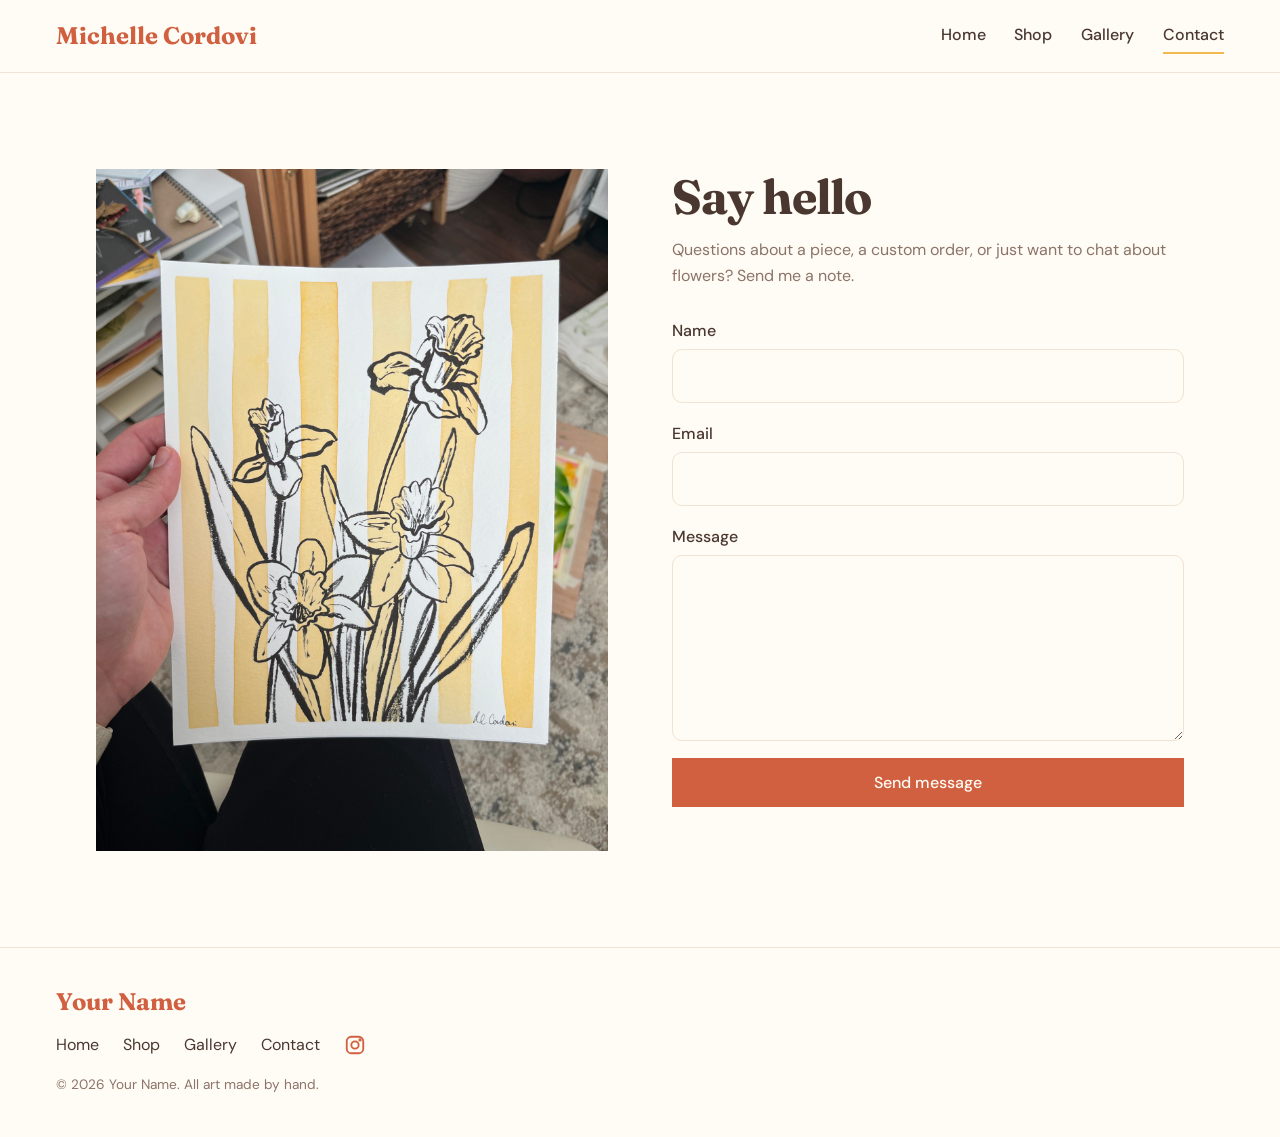
<file: contact.html>
<!DOCTYPE html>
<html lang="en">
<head>
  <meta charset="UTF-8">
  <meta name="viewport" content="width=device-width, initial-scale=1, viewport-fit=cover">
  <title>Contact · Your Name</title>
  <link rel="preconnect" href="https://fonts.googleapis.com">
  <link rel="preconnect" href="https://fonts.gstatic.com" crossorigin>
  <link href="https://fonts.googleapis.com/css2?family=DM+Sans:wght@400;500;700&family=Fraunces:opsz,wght@9..144,500;9..144,700&display=swap" rel="stylesheet">
  <link rel="stylesheet" href="style.css">
</head>
<body>

  <!-- NAVBAR (same on every page). Change "Your Name" to your name. -->
  <header class="site-header">
    <a class="logo" href="index.html">Michelle Cordovi</a>
    <button class="menu-toggle" aria-label="Menu" aria-expanded="false"><svg width="26" height="26" viewBox="0 0 24 24" fill="none" stroke="currentColor" stroke-width="2" stroke-linecap="round" aria-hidden="true"><path d="M4 7h16M4 12h16M4 17h16"/></svg></button>
    <nav class="nav" id="nav">
      <a href="index.html">Home</a>
      <a href="shop.html">Shop</a>
      <a href="gallery.html">Gallery</a>
      <a href="contact.html" class="active">Contact</a>
    </nav>
  </header>

  <main>
    <section class="section">
      <div class="contact-wrap">
        <div class="contact-photo"><img src="images/contact_painting.jpeg" alt="A painting by the artist"></div>
        <div>
          <h1 class="page-title">Say hello</h1>
          <p class="lead">Questions about a piece, a custom order, or just want to chat about flowers? Send me a note.</p>
          <!-- Replace YOUR_FORM_ID with your free Formspree form ID (formspree.io) -->
          <form class="form" action="https://formspree.io/f/YOUR_FORM_ID" method="POST">
            <label>Name <input name="name" required></label>
            <label>Email <input name="email" type="email" required></label>
            <label>Message <textarea name="message" rows="6" required></textarea></label>
            <button class="btn" type="submit">Send message</button>
          </form>
        </div>
      </div>
    </section>
  </main>

  <!-- FOOTER (same on every page). Change the Instagram link below. -->
  <footer class="site-footer">
    <a class="logo" href="index.html">Your Name</a>
    <nav>
      <a href="index.html">Home</a>
      <a href="shop.html">Shop</a>
      <a href="gallery.html">Gallery</a>
      <a href="contact.html">Contact</a>
      <a class="ig-link" href="https://instagram.com/yourhandle" target="_blank" rel="noopener" aria-label="Instagram"><svg width="22" height="22" viewBox="0 0 24 24" fill="none" stroke="currentColor" stroke-width="2" stroke-linecap="round" stroke-linejoin="round" aria-hidden="true"><rect x="3" y="3" width="18" height="18" rx="5"/><circle cx="12" cy="12" r="4"/><circle cx="17.5" cy="6.5" r=".8" fill="currentColor"/></svg></a>
    </nav>
    <p class="fine">&copy; <span id="year"></span> Your Name. All art made by hand.</p>
  </footer>

  <script src="main.js"></script>
</body>
</html>
</file>
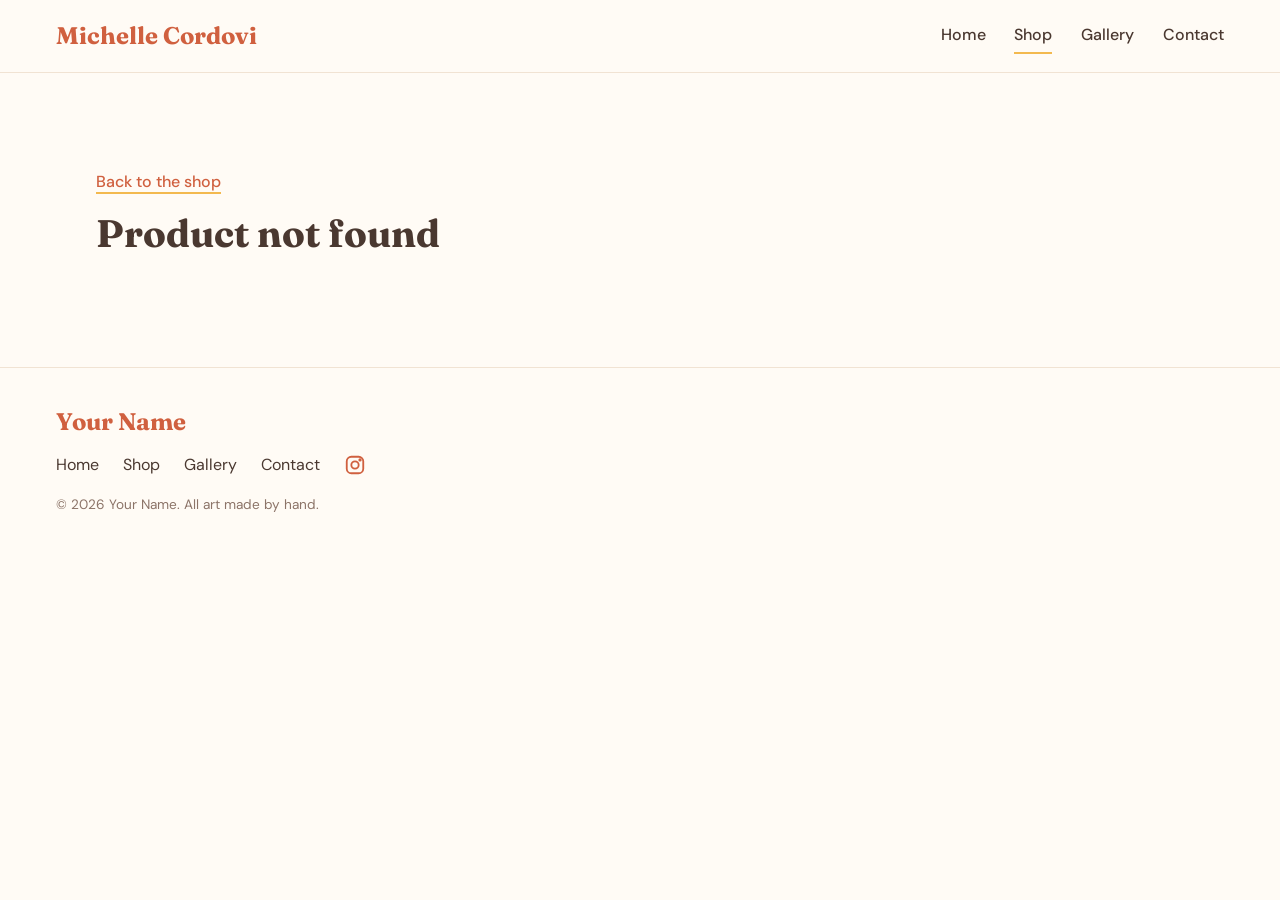
<file: product.html>
<!DOCTYPE html>
<html lang="en">
<head>
  <meta charset="UTF-8">
  <meta name="viewport" content="width=device-width, initial-scale=1, viewport-fit=cover">
  <title>Shop · Your Name</title>
  <link rel="preconnect" href="https://fonts.googleapis.com">
  <link rel="preconnect" href="https://fonts.gstatic.com" crossorigin>
  <link href="https://fonts.googleapis.com/css2?family=DM+Sans:wght@400;500;700&family=Fraunces:opsz,wght@9..144,500;9..144,700&display=swap" rel="stylesheet">
  <link rel="stylesheet" href="style.css">
</head>
<body>

  <!-- NAVBAR (same on every page). Change "Your Name" to your name. -->
  <header class="site-header">
    <a class="logo" href="index.html">Michelle Cordovi</a>
    <button class="menu-toggle" aria-label="Menu" aria-expanded="false"><svg width="26" height="26" viewBox="0 0 24 24" fill="none" stroke="currentColor" stroke-width="2" stroke-linecap="round" aria-hidden="true"><path d="M4 7h16M4 12h16M4 17h16"/></svg></button>
    <nav class="nav" id="nav">
      <a href="index.html">Home</a>
      <a href="shop.html" class="active">Shop</a>
      <a href="gallery.html">Gallery</a>
      <a href="contact.html">Contact</a>
    </nav>
  </header>

  <main>
    <section class="section">
      <p><a class="link" href="shop.html">Back to the shop</a></p>
      <!-- product.js fills this in from products.json, using the ?id= in the page address -->
      <div id="product"></div>
    </section>
  </main>

  <!-- FOOTER (same on every page). Change the Instagram link below. -->
  <footer class="site-footer">
    <a class="logo" href="index.html">Your Name</a>
    <nav>
      <a href="index.html">Home</a>
      <a href="shop.html">Shop</a>
      <a href="gallery.html">Gallery</a>
      <a href="contact.html">Contact</a>
      <a class="ig-link" href="https://instagram.com/yourhandle" target="_blank" rel="noopener" aria-label="Instagram"><svg width="22" height="22" viewBox="0 0 24 24" fill="none" stroke="currentColor" stroke-width="2" stroke-linecap="round" stroke-linejoin="round" aria-hidden="true"><rect x="3" y="3" width="18" height="18" rx="5"/><circle cx="12" cy="12" r="4"/><circle cx="17.5" cy="6.5" r=".8" fill="currentColor"/></svg></a>
    </nav>
    <p class="fine">&copy; <span id="year"></span> Your Name. All art made by hand.</p>
  </footer>

  <script src="main.js"></script>
  <script src="product.js"></script>
</body>
</html>
</file>
<file: style.css>
/* ---------- COLORS: change these and the whole site updates ---------- */
:root {
	--bg: #fffbf5;
	--text: #4a3830;
	--muted: #8c7468;
	--yellow: #f3b94f;
	--yellow-soft: #fdeccb;
	--red: #d0603f;
	--red-dark: #b84d2f;
	--line: #f1e3d3;
	--radius: 14px;
	color-scheme: light;
	box-sizing: border-box;
	padding-top: env(safe-area-inset-top, 0px);
	padding-bottom: env(safe-area-inset-bottom, 0px);
}
*,
*::before,
*::after {
	box-sizing: border-box;
}
html {
	scroll-padding-top: env(safe-area-inset-top, 0px);
}
body {
	margin: 0;
	background: var(--bg);
	color: var(--text);
	font:
		400 1rem/1.65 "DM Sans",
		system-ui,
		sans-serif;
}
img {
	max-width: 100%;
	display: block;
}
a {
	color: inherit;
	text-decoration: none;
}
h1,
h2,
h3,
.logo {
	font-family: "Fraunces", Georgia, serif;
	font-weight: 700;
	line-height: 1.15;
	margin: 0;
}
h1 {
	font-size: clamp(2.6rem, 7vw, 4.8rem);
	letter-spacing: -0.02em;
}
h2 {
	font-size: clamp(1.7rem, 4vw, 2.4rem);
	margin-bottom: 1rem;
}
p {
	margin: 0 0 1rem;
}
:focus-visible {
	outline: 3px solid var(--yellow);
	outline-offset: 3px;
}

/* ---------- Header / nav ---------- */
.site-header {
	display: flex;
	align-items: center;
	justify-content: space-between;
	gap: 1rem;
	padding: 1.1rem clamp(1.2rem, 5vw, 3.5rem);
	position: sticky;
	top: 0;
	background: rgba(255, 251, 245, 0.94);
	backdrop-filter: blur(6px);
	border-bottom: 1px solid var(--line);
	z-index: 10;
}
.logo {
	font-size: 1.5rem;
	color: var(--red);
}
.logo img {
	height: 36px;
}
.nav {
	display: flex;
	align-items: center;
	gap: 1.8rem;
}
.nav a {
	font-weight: 500;
	padding: 0.25rem 0;
	border-bottom: 2px solid transparent;
}
.nav a:hover,
.nav a.active {
	border-color: var(--yellow);
}
.menu-toggle {
	display: none;
	background: none;
	border: 0;
	padding: 0.3rem;
	color: var(--text);
	cursor: pointer;
	line-height: 0;
}
@media (max-width: 720px) {
	.menu-toggle {
		display: block;
	}
	.nav {
		display: none;
		position: absolute;
		top: 100%;
		left: 0;
		right: 0;
		flex-direction: column;
		align-items: flex-start;
		background: var(--bg);
		padding: 1rem 1.4rem 1.4rem;
		border-bottom: 1px solid var(--line);
	}
	.nav.open {
		display: flex;
	}
}

/* ---------- Layout helpers ---------- */
.section {
	padding: clamp(3rem, 8vw, 6rem) clamp(1.2rem, 5vw, 3.5rem);
	max-width: 1200px;
	margin: 0 auto;
}
.btn {
	display: inline-block;
	background: var(--red);
	color: var(--bg);
	padding: 0.85rem 1.9rem;
	border-radius: 0;
	font:
		500 1rem "DM Sans",
		sans-serif;
	border: 0;
	cursor: pointer;
	transition: background 0.2s;
}
.btn:hover {
	background: var(--red-dark);
}
.btn.alt {
	background: var(--yellow);
	color: var(--text);
}
.btn.alt:hover {
	background: #e5a73a;
}
.btn.disabled {
	background: var(--line);
	color: var(--muted);
	pointer-events: none;
}
.link {
	color: var(--red);
	font-weight: 500;
	border-bottom: 2px solid var(--yellow);
}

/* ---------- Hero (the one big moment: petals made from CSS) ---------- */
.hero {
	display: grid;
	grid-template-columns: 1fr 1fr;
	align-items: center;
	gap: 2rem;
	max-width: 1200px;
	margin: 0 auto;
	padding: clamp(2.5rem, 7vw, 5rem) clamp(1.2rem, 5vw, 3.5rem);
}
.hero p {
	font-size: 1.15rem;
	color: var(--muted);
	max-width: 32rem;
	margin: 1.2rem 0 1.8rem;
}

@media (max-width: 760px) {
	.hero {
		grid-template-columns: 1fr;

    img{
     max-height: 400px;
     width: 100%;
     object-fit: cover;
    }
	}
}


/* ---------- About ---------- */
.about {
	background: var(--yellow-soft);
}
.about-inner {
	display: grid;
	grid-template-columns: 1fr 1fr;
	gap: clamp(1.5rem, 5vw, 4rem);
	align-items: center;
	max-width: 1200px;
	margin: 0 auto;
	padding: clamp(3rem, 8vw, 5.5rem) clamp(1.2rem, 5vw, 3.5rem);
}
.about-photo {
	aspect-ratio: 4/5;
	background: var(--bg);
	width: 100%;
	height: 100%;
	object-fit: cover;
  overflow: hidden;
}
.tags {
	list-style: none;
	padding: 0;
	margin: 1.2rem 0 0;
	display: flex;
	flex-wrap: wrap;
	gap: 0.5rem;
}
.tags li {
	background: var(--bg);
	padding: 0.3rem 0.9rem;
	border-radius: 99px;
	font-size: 0.9rem;
}
@media (max-width: 760px) {
	.about-inner {
		grid-template-columns: 1fr;
	}
	.about-photo {
		max-height: 400px;
    object-fit: cover;
	}
}

/* ---------- Product grid ---------- */
.section-head {
	display: flex;
	justify-content: space-between;
	align-items: baseline;
	flex-wrap: wrap;
	gap: 1rem;
	margin-bottom: 1.8rem;
}
.grid {
	display: grid;
	grid-template-columns: repeat(auto-fill, minmax(240px, 1fr));
	gap: 2rem 1.6rem;
}
.thumb {
	aspect-ratio: 4/5;
	overflow: hidden;
	border-radius: var(--radius);
	background: var(--yellow-soft);
	margin-bottom: 0.8rem;
}
.thumb img {
	width: 100%;
	height: 100%;
	object-fit: cover;
	transition: transform 0.4s;
}
.card:hover .thumb img {
	transform: scale(1.04);
}
.card h3 {
	font-size: 1.15rem;
}
.card .meta {
	color: var(--muted);
	font-size: 0.9rem;
	margin: 0.1rem 0;
}
.card .price {
	font-weight: 700;
	color: var(--red);
	margin: 0;
}
.card .sold {
	color: var(--muted);
}

/* ---------- Shop controls ---------- */
.controls {
	display: flex;
	justify-content: space-between;
	flex-wrap: wrap;
	gap: 1rem;
	margin-bottom: 2rem;
}
.filters {
	display: flex;
	gap: 0.5rem;
	flex-wrap: wrap;
}
.chip {
	background: var(--bg);
	border: 1.5px solid var(--line);
	border-radius: 0;
	padding: 0.45rem 1.2rem;
	font:
		500 0.95rem "DM Sans",
		sans-serif;
	cursor: pointer;
	color: var(--text);
}
.chip.on {
	background: var(--yellow);
	border-color: var(--yellow);
}
select {
	font: inherit;
	padding: 0.5rem 1rem;
	border: 1.5px solid var(--line);
	border-radius: 0;
	background: var(--bg);
	color: var(--text);
}

/* ---------- Product page ---------- */
.product {
	display: grid;
	grid-template-columns: 1.1fr 0.9fr;
	gap: clamp(1.5rem, 5vw, 4rem);
	align-items: start;
}
.main-img {
	aspect-ratio: 4/5;
	border-radius: var(--radius);
	overflow: hidden;
	background: var(--yellow-soft);
}
.main-img img {
	width: 100%;
	height: 100%;
	object-fit: cover;
}
.thumbs {
	display: flex;
	gap: 0.6rem;
	margin-top: 0.7rem;
}
.thumbs button {
	width: 70px;
	height: 70px;
	padding: 0;
	border: 2px solid transparent;
	border-radius: 10px;
	overflow: hidden;
	cursor: pointer;
	background: none;
}
.thumbs button.on {
	border-color: var(--red);
}
.thumbs img {
	width: 100%;
	height: 100%;
	object-fit: cover;
}
.product .price {
	font-size: 1.7rem;
	font-weight: 700;
	color: var(--red);
	margin: 0.6rem 0 1rem;
}
.product label {
	display: block;
	font-weight: 500;
	margin-bottom: 0.3rem;
}
.product select {
	margin-bottom: 1.4rem;
	min-width: 12rem;
}
.details {
	color: var(--muted);
	font-size: 0.95rem;
	margin-top: 1.5rem;
}
@media (max-width: 760px) {
	.product {
		grid-template-columns: 1fr;
	}
}

/* ---------- Gallery ---------- */
.gallery-intro {
	max-width: 34rem;
	margin-bottom: 2.2rem;
}
.gallery-intro p {
	color: var(--muted);
}
.mosaic {
	display: grid;
	grid-template-columns: repeat(3, 1fr);
	grid-auto-rows: 150px;
	grid-auto-flow: dense;
	gap: 1rem;
}
.tile {
	position: relative;
	padding: 0;
	border: 0;
	overflow: hidden;
	cursor: pointer;
	background: var(--yellow-soft);
	border-radius: 0;
}
.tile.t0 {
	grid-row: span 3;
}
.tile.t1,
.tile.t2,
.tile.t4 {
	grid-row: span 2;
}
.tile.t3 {
	grid-row: span 2;
	grid-column: span 2;
}
.tile.t5 {
	grid-row: span 3;
}
.tile img {
	width: 100%;
	height: 100%;
	object-fit: cover;
	transition: transform 0.5s;
}
.tile:hover img,
.tile:focus-visible img {
	transform: scale(1.05);
}
.tile .cap {
	position: absolute;
	left: 0;
	right: 0;
	bottom: 0;
	padding: 2.2rem 1rem 0.9rem;
	text-align: left;
	color: var(--bg);
	font-family: "Fraunces", Georgia, serif;
	font-weight: 500;
	background: linear-gradient(to top, rgba(120, 50, 30, 0.78), transparent);
	opacity: 0;
	transition: opacity 0.25s;
}
.tile:hover .cap,
.tile:focus-visible .cap {
	opacity: 1;
}
@media (hover: none) {
	.tile .cap {
		opacity: 1;
		font-size: 0.85rem;
	}
}
@media (max-width: 720px) {
	.mosaic {
		grid-template-columns: repeat(2, 1fr);
		grid-auto-rows: 130px;
		gap: 0.6rem;
	}
	.tile.t3 {
		grid-column: span 2;
	}
}
.lightbox {
	position: fixed;
	inset: 0;
	z-index: 50;
	display: flex;
	align-items: center;
	justify-content: center;
	gap: 1rem;
	padding: 3.5rem 1rem 2rem;
	background: rgba(60, 35, 25, 0.92);
}
.lightbox[hidden] {
	display: none;
}
.lightbox figure {
	margin: 0;
	max-width: min(90vw, 760px);
	text-align: center;
	color: var(--bg);
}
.lightbox figure img {
	max-height: 76vh;
	width: auto;
	margin: 0 auto;
}
.lightbox figcaption {
	padding-top: 0.8rem;
	font-family: "Fraunces", Georgia, serif;
}
.lb-close,
.lb-nav {
	background: none;
	border: 0;
	color: var(--bg);
	cursor: pointer;
	line-height: 1;
}
.lb-close {
	position: absolute;
	top: 1rem;
	right: 1.4rem;
	font-size: 2.6rem;
}
.lb-nav {
	font-size: 3.2rem;
	padding: 0.5rem;
}
@media (max-width: 560px) {
	.lb-nav {
		position: absolute;
		bottom: 1rem;
	}
	.lb-prev {
		left: 1rem;
	}
	.lb-next {
		right: 1rem;
	}
}

/* ---------- Contact form ---------- */
.form {
	max-width: 560px;
	display: grid;
	gap: 1.1rem;
}
.form input,
.form textarea {
	width: 100%;
	font: inherit;
	padding: 0.8rem 1rem;
	border: 1.5px solid var(--line);
	border-radius: 10px;
	background: var(--bg);
	color: var(--text);
}
.form input:focus,
.form textarea:focus {
	border-color: var(--yellow);
	outline: none;
	box-shadow: 0 0 0 3px var(--yellow-soft);
}
.form label {
	font-weight: 500;
	display: grid;
	gap: 0.3rem;
}
.note {
	padding: 0.9rem 1.1rem;
	border-radius: 10px;
	background: var(--yellow-soft);
}

.page-title {
	font-size: clamp(2rem, 5vw, 3rem);
	margin-bottom: 0.8rem;
}
.lead {
	color: var(--muted);
	max-width: 32rem;
	margin-bottom: 1.8rem;
}
.contact-wrap {
	display: grid;
	grid-template-columns: 1fr 1fr;
	gap: clamp(2rem, 5vw, 4rem);
	align-items: stretch;
}
.contact-photo {
	background: var(--yellow-soft);
	min-height: 480px;
	overflow: hidden;
}
.contact-photo img {
	width: 100%;
	height: 100%;
	object-fit: cover;
}
.contact-wrap .form {
	max-width: none;
}
@media (max-width: 800px) {
	.contact-wrap {
		grid-template-columns: 1fr;
	}
	.contact-photo {
		min-height: 0;
		aspect-ratio: 4/3;
	}
}

/* ---------- Footer ---------- */
.site-footer {
	border-top: 1px solid var(--line);
	padding: 2.5rem clamp(1.2rem, 5vw, 3.5rem);
	display: grid;
	gap: 1rem;
	justify-items: start;
}
.site-footer nav {
	display: flex;
	gap: 1.5rem;
	flex-wrap: wrap;
}
.site-footer nav a:hover {
	color: var(--red);
}
.site-footer .ig-link {
	color: var(--red);
	display: inline-flex;
	align-items: center;
}
.site-footer .ig-link:hover {
	color: var(--red-dark);
}
.fine {
	color: var(--muted);
	font-size: 0.85rem;
	margin: 0;
}

.center-cta {
	text-align: center;
	margin: 2.5rem 0 0;
}
</file>
